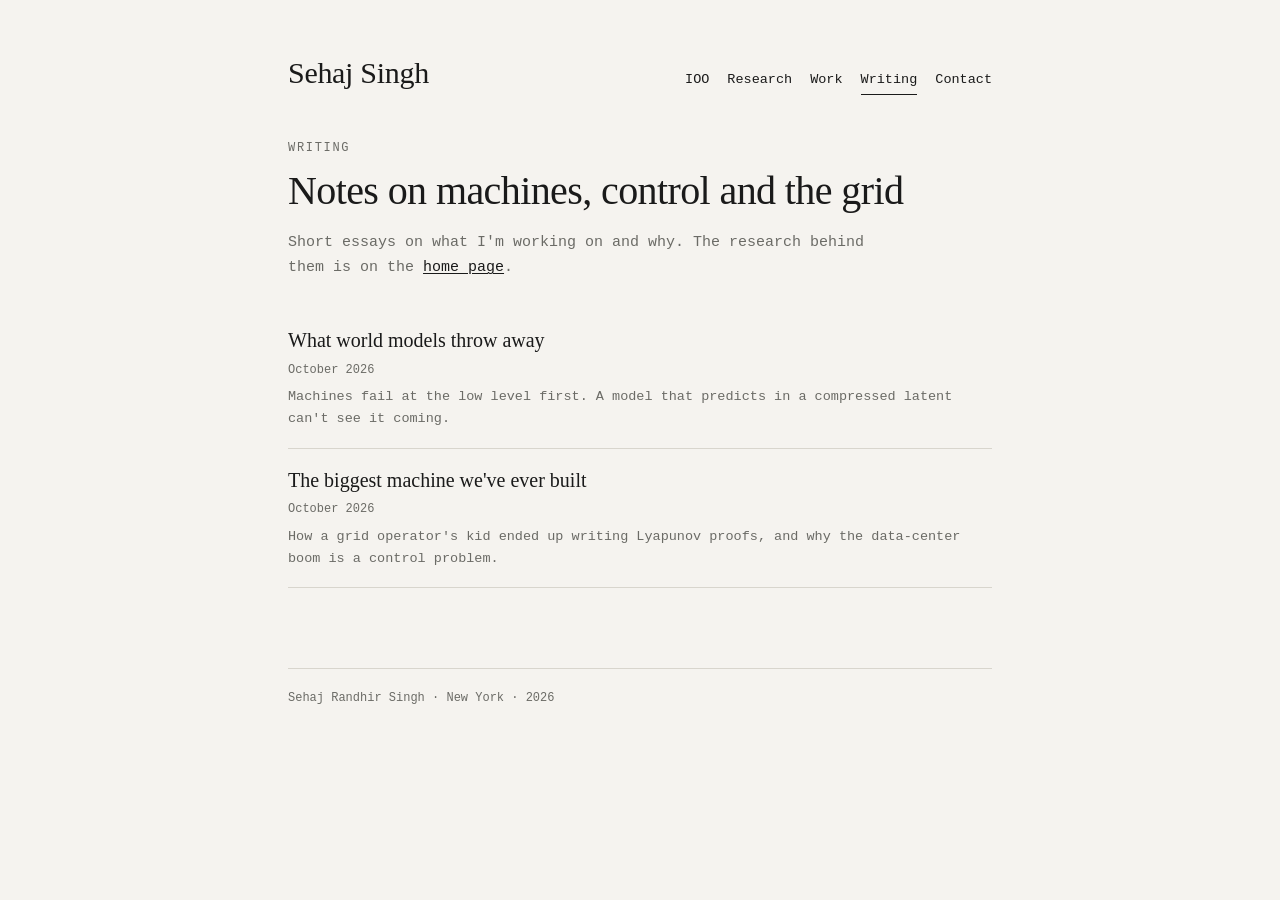
<file: blog/index.html>
<!DOCTYPE html>
<html lang="en">
<head>
<meta charset="UTF-8">
<meta name="viewport" content="width=device-width, initial-scale=1.0">
<title>Writing · Sehaj Singh</title>
<link rel="stylesheet" href="../style.css">
</head>
<body>
<div class="wrap">
<header>
  <a class="brand" href="../">Sehaj Singh</a>
  <nav><a href="../ioo/">IOO</a><a href="../#research">Research</a><a href="../#work">Work</a><a href="./" class="active">Writing</a><a href="../#contact">Contact</a></nav>
</header>

<div class="kicker">Writing</div>
<h1 class="title">Notes on machines, control and the grid</h1>
<p class="sub">Short essays on what I'm working on and why. The research behind them is on the <a href="../">home page</a>.</p>

<ul class="post-list" style="margin-top:28px">
  <li><a class="pt" href="what-world-models-throw-away.html">What world models throw away</a><div class="d">October 2026</div><p>Machines fail at the low level first. A model that predicts in a compressed latent can't see it coming.</p></li>
  <li><a class="pt" href="the-biggest-machine.html">The biggest machine we've ever built</a><div class="d">October 2026</div><p>How a grid operator's kid ended up writing Lyapunov proofs, and why the data-center boom is a control problem.</p></li>
</ul>

<footer>Sehaj Randhir Singh · New York · 2026</footer>
</div>
</body>
</html>
</file>
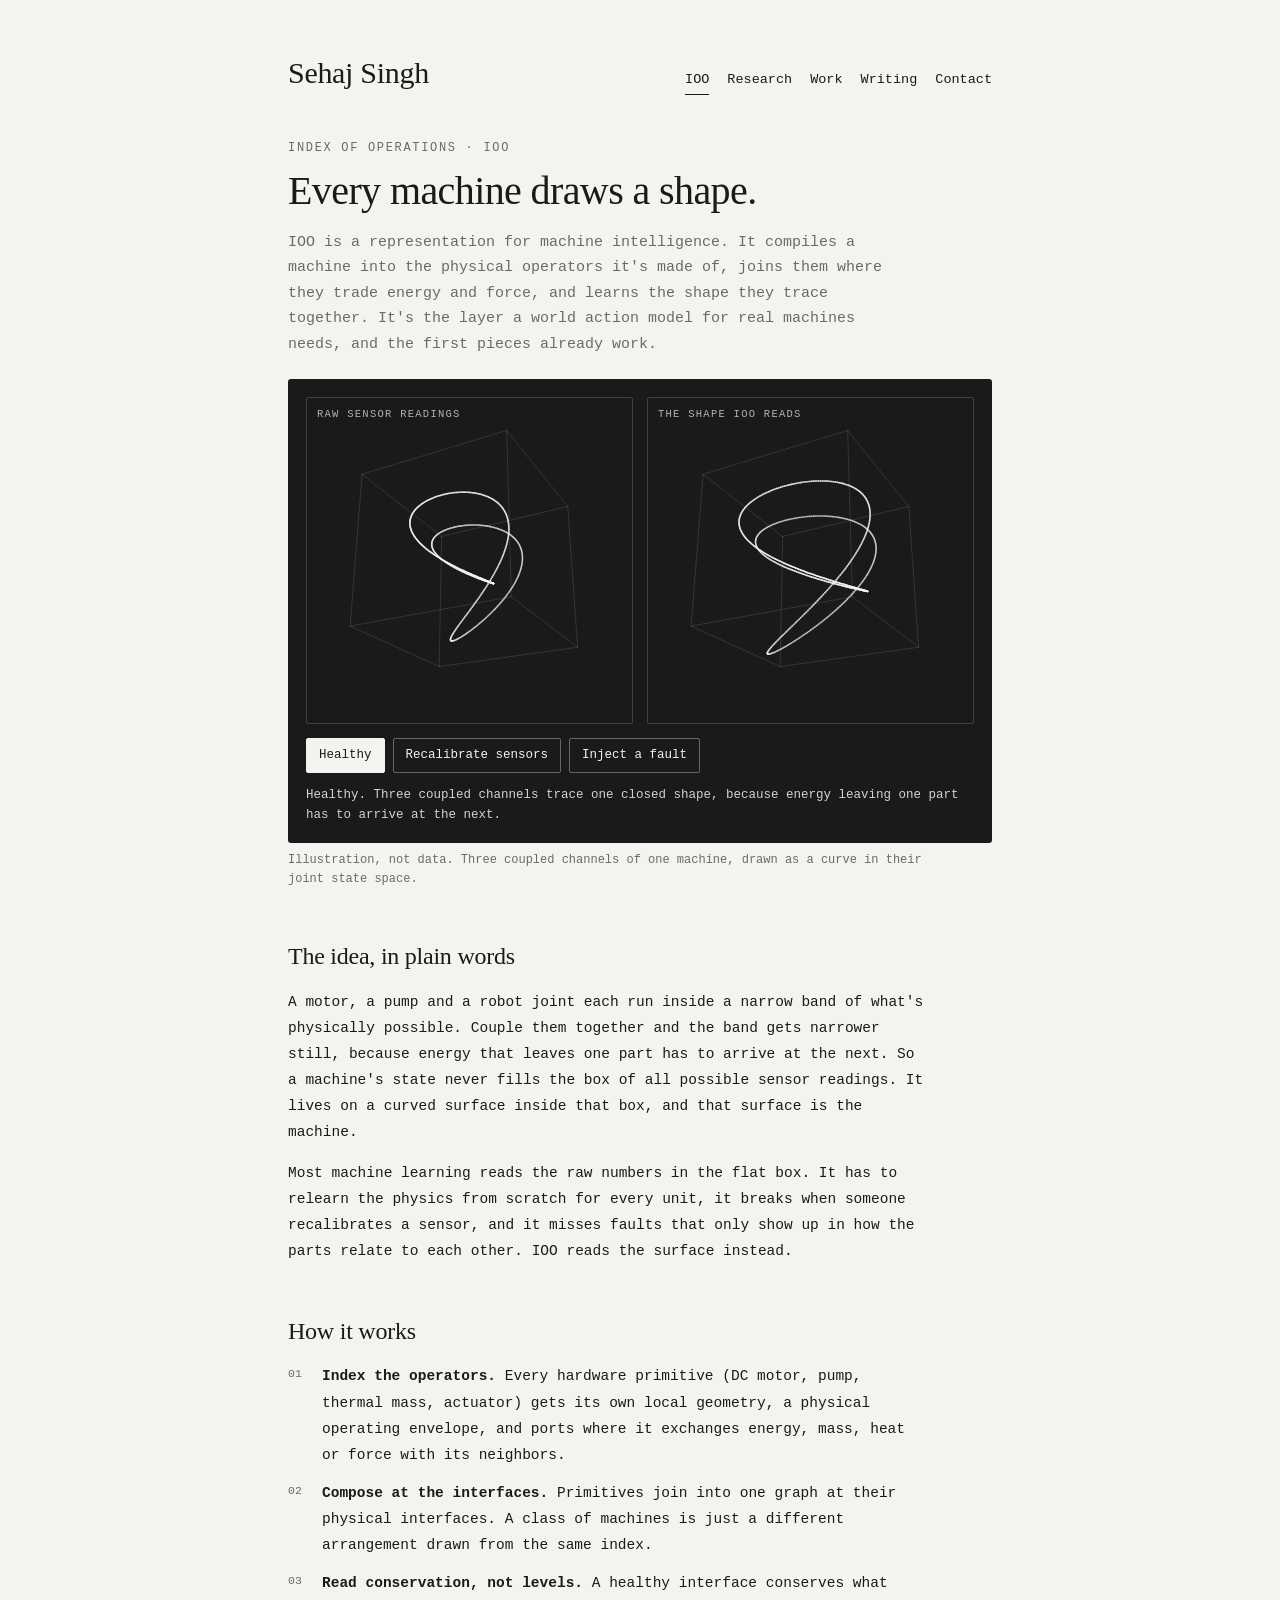
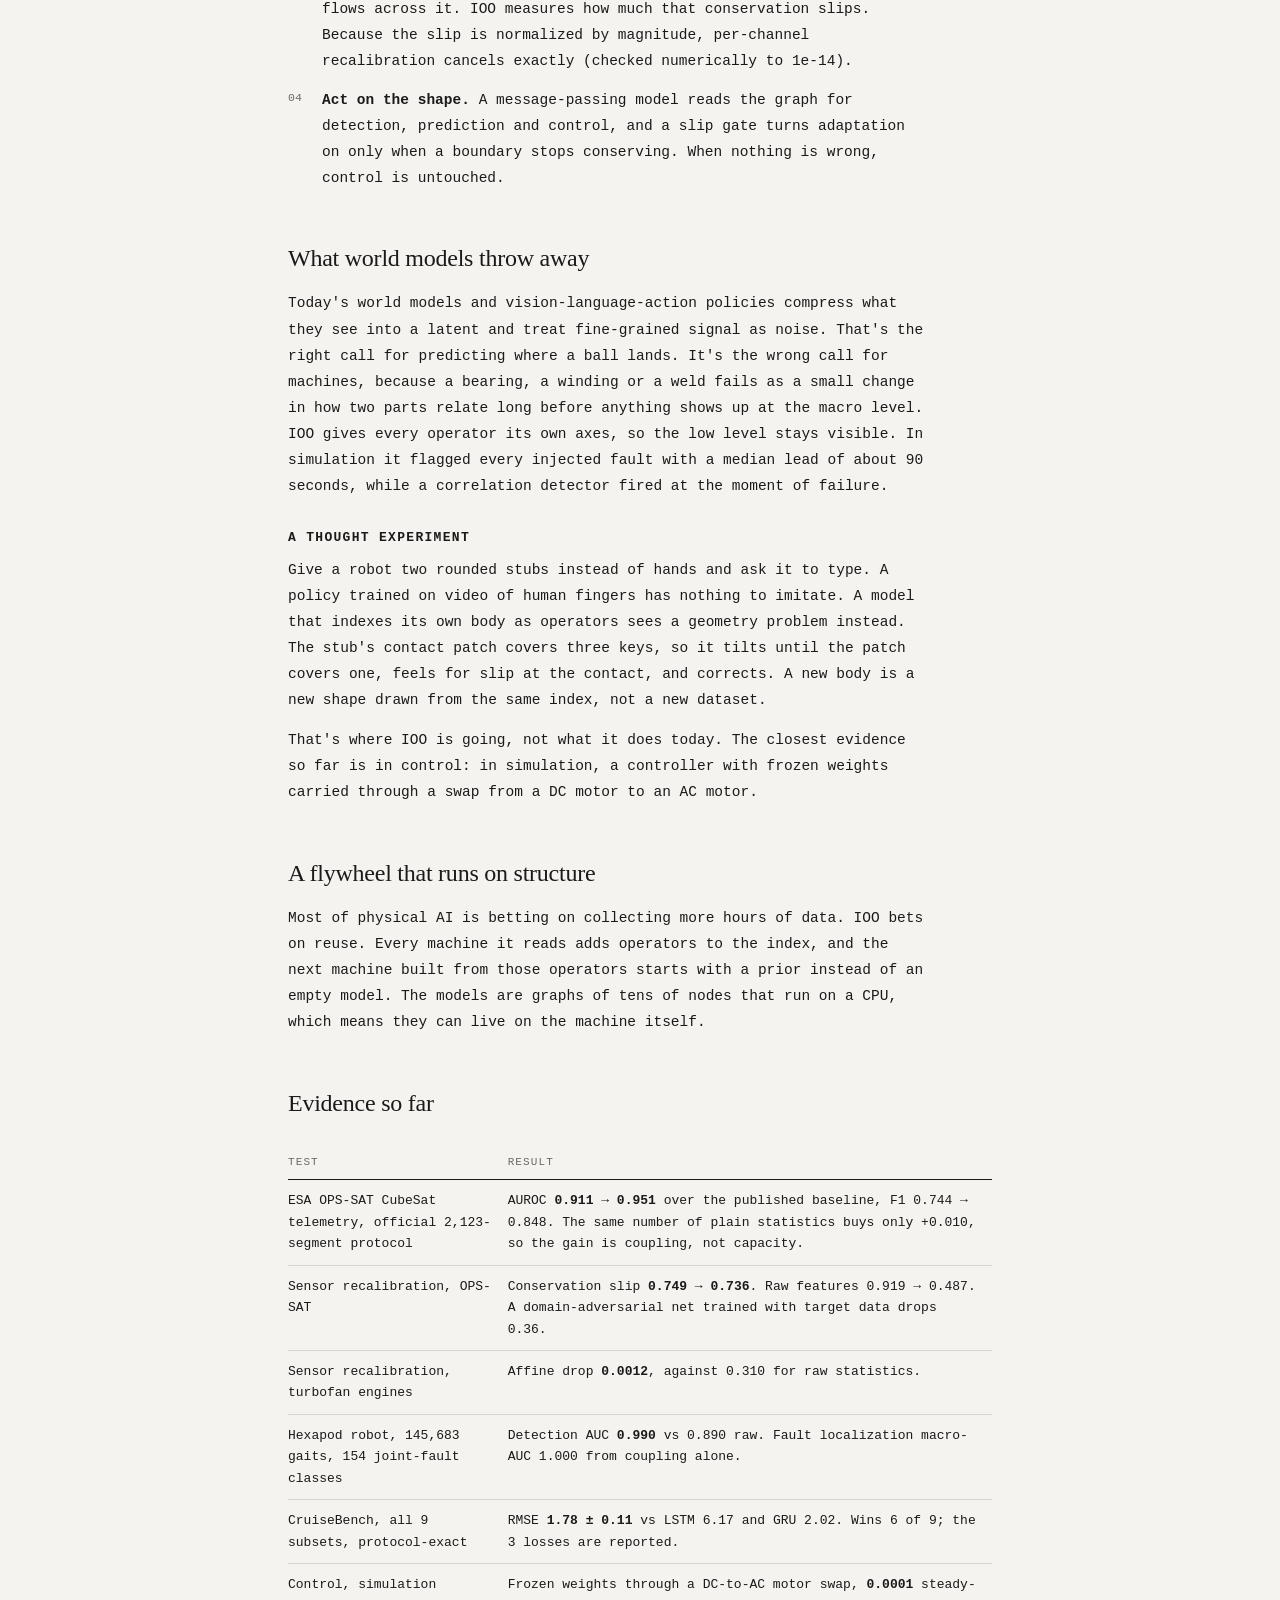
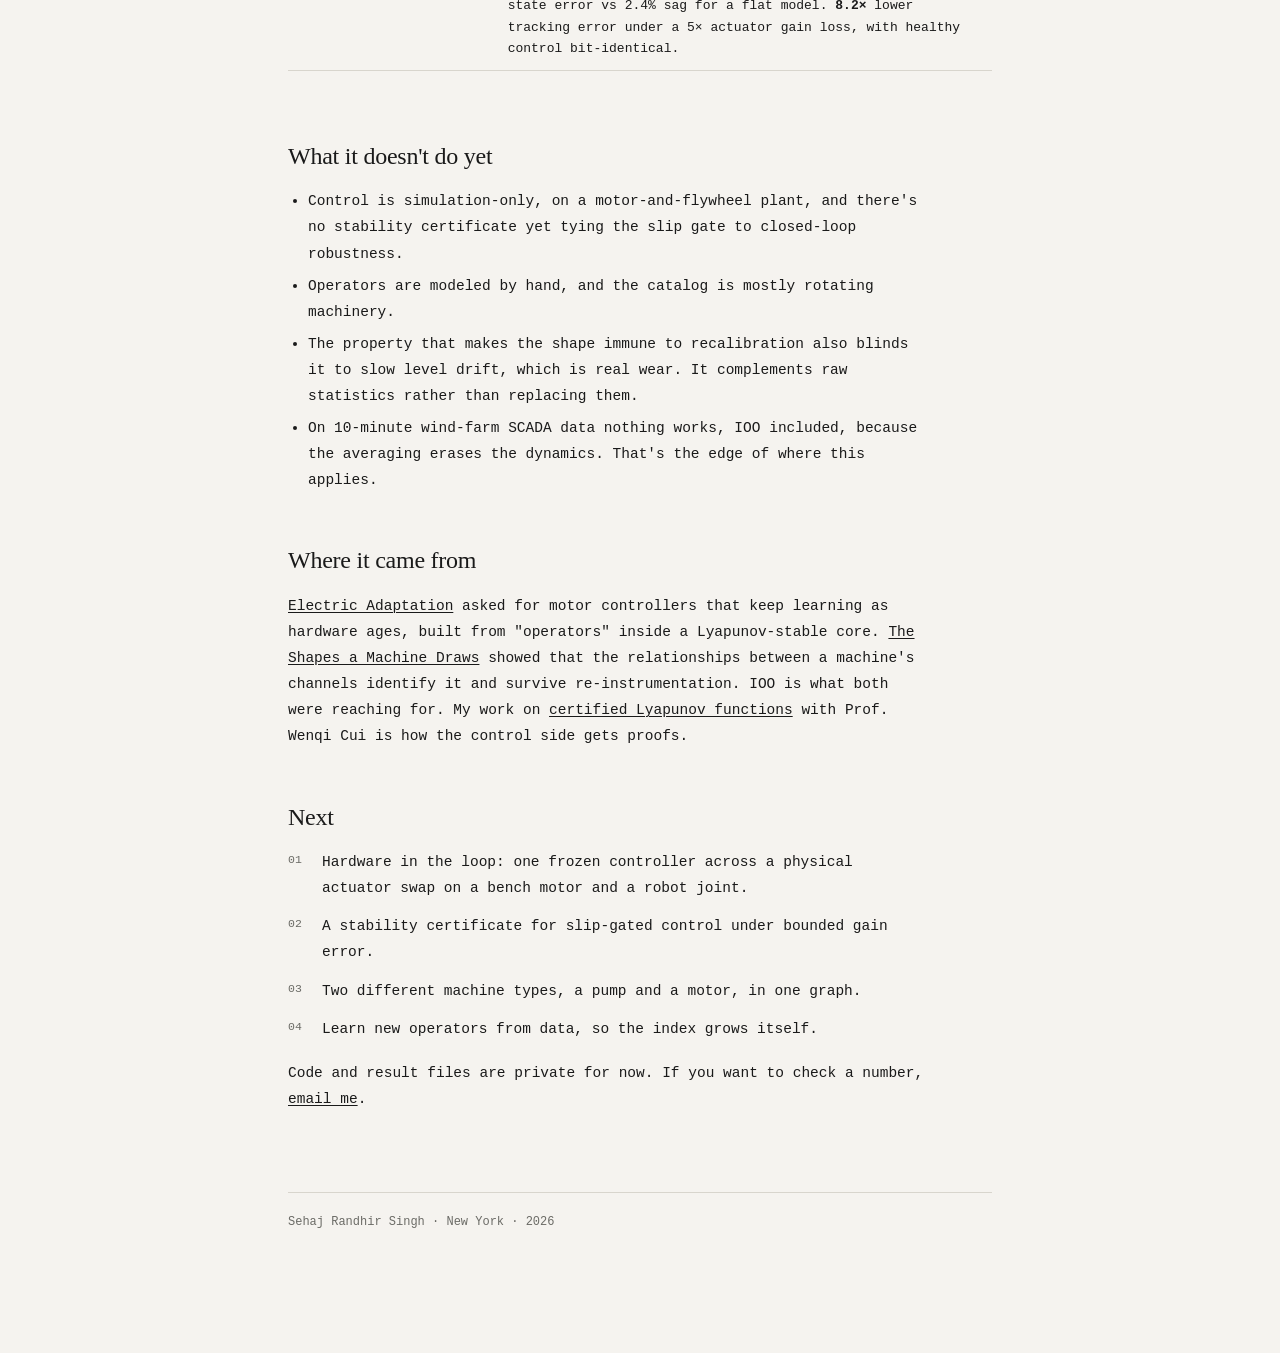
<file: ioo/index.html>
<!DOCTYPE html>
<html lang="en">
<head>
<meta charset="UTF-8">
<meta name="viewport" content="width=device-width, initial-scale=1.0">
<title>Index of Operations · Sehaj Singh</title>
<meta name="description" content="The Index of Operations (IOO): a representation for machine intelligence that compiles a machine into physical operators and learns the shape they draw together.">
<link rel="stylesheet" href="../style.css">
</head>
<body>
<div class="wrap">

<header>
  <a class="brand" href="../">Sehaj Singh</a>
  <nav>
    <a href="./" class="active">IOO</a>
    <a href="../#research">Research</a>
    <a href="../#work">Work</a>
    <a href="../blog/">Writing</a>
    <a href="../#contact">Contact</a>
  </nav>
</header>

<div class="kicker">Index of Operations · IOO</div>
<h1 class="title">Every machine draws a shape.</h1>
<p class="sub">IOO is a representation for machine intelligence. It compiles a machine into the physical operators it's made of, joins them where they trade energy and force, and learns the shape they trace together. It's the layer a world action model for real machines needs, and the first pieces already work.</p>

<figure class="fig" aria-label="Interactive illustration of a machine's shape under recalibration and fault">
  <div class="panels">
    <div class="panel"><span class="cap">Raw sensor readings</span><canvas id="raw"></canvas></div>
    <div class="panel"><span class="cap">The shape IOO reads</span><canvas id="shape"></canvas></div>
  </div>
  <div class="controls" role="group" aria-label="Machine state">
    <button data-s="healthy" aria-pressed="true">Healthy</button>
    <button data-s="recal" aria-pressed="false">Recalibrate sensors</button>
    <button data-s="fault" aria-pressed="false">Inject a fault</button>
  </div>
  <div class="readout" id="readout"></div>
</figure>
<p class="figcap">Illustration, not data. Three coupled channels of one machine, drawn as a curve in their joint state space.</p>

<div class="prose">

<h2>The idea, in plain words</h2>
<p>A motor, a pump and a robot joint each run inside a narrow band of what's physically possible. Couple them together and the band gets narrower still, because energy that leaves one part has to arrive at the next. So a machine's state never fills the box of all possible sensor readings. It lives on a curved surface inside that box, and that surface is the machine.</p>
<p>Most machine learning reads the raw numbers in the flat box. It has to relearn the physics from scratch for every unit, it breaks when someone recalibrates a sensor, and it misses faults that only show up in how the parts relate to each other. IOO reads the surface instead.</p>

<h2>How it works</h2>
<ol class="steps">
  <li><b>Index the operators.</b> Every hardware primitive (DC motor, pump, thermal mass, actuator) gets its own local geometry, a physical operating envelope, and ports where it exchanges energy, mass, heat or force with its neighbors.</li>
  <li><b>Compose at the interfaces.</b> Primitives join into one graph at their physical interfaces. A class of machines is just a different arrangement drawn from the same index.</li>
  <li><b>Read conservation, not levels.</b> A healthy interface conserves what flows across it. IOO measures how much that conservation slips. Because the slip is normalized by magnitude, per-channel recalibration cancels exactly (checked numerically to 1e-14).</li>
  <li><b>Act on the shape.</b> A message-passing model reads the graph for detection, prediction and control, and a slip gate turns adaptation on only when a boundary stops conserving. When nothing is wrong, control is untouched.</li>
</ol>

<h2>What world models throw away</h2>
<p>Today's world models and vision-language-action policies compress what they see into a latent and treat fine-grained signal as noise. That's the right call for predicting where a ball lands. It's the wrong call for machines, because a bearing, a winding or a weld fails as a small change in how two parts relate long before anything shows up at the macro level. IOO gives every operator its own axes, so the low level stays visible. In simulation it flagged every injected fault with a median lead of about 90 seconds, while a correlation detector fired at the moment of failure.</p>

<h3>A thought experiment</h3>
<p>Give a robot two rounded stubs instead of hands and ask it to type. A policy trained on video of human fingers has nothing to imitate. A model that indexes its own body as operators sees a geometry problem instead. The stub's contact patch covers three keys, so it tilts until the patch covers one, feels for slip at the contact, and corrects. A new body is a new shape drawn from the same index, not a new dataset.</p>
<p>That's where IOO is going, not what it does today. The closest evidence so far is in control: in simulation, a controller with frozen weights carried through a swap from a DC motor to an AC motor.</p>

<h2>A flywheel that runs on structure</h2>
<p>Most of physical AI is betting on collecting more hours of data. IOO bets on reuse. Every machine it reads adds operators to the index, and the next machine built from those operators starts with a prior instead of an empty model. The models are graphs of tens of nodes that run on a CPU, which means they can live on the machine itself.</p>

<h2>Evidence so far</h2>
<div class="tablewrap">
<table class="nums">
  <thead><tr><th>Test</th><th>Result</th></tr></thead>
  <tbody>
    <tr><td>ESA OPS-SAT CubeSat telemetry, official 2,123-segment protocol</td><td>AUROC <b>0.911 → 0.951</b> over the published baseline, F1 0.744 → 0.848. The same number of plain statistics buys only +0.010, so the gain is coupling, not capacity.</td></tr>
    <tr><td>Sensor recalibration, OPS-SAT</td><td>Conservation slip <b>0.749 → 0.736</b>. Raw features 0.919 → 0.487. A domain-adversarial net trained with target data drops 0.36.</td></tr>
    <tr><td>Sensor recalibration, turbofan engines</td><td>Affine drop <b>0.0012</b>, against 0.310 for raw statistics.</td></tr>
    <tr><td>Hexapod robot, 145,683 gaits, 154 joint-fault classes</td><td>Detection AUC <b>0.990</b> vs 0.890 raw. Fault localization macro-AUC 1.000 from coupling alone.</td></tr>
    <tr><td>CruiseBench, all 9 subsets, protocol-exact</td><td>RMSE <b>1.78 ± 0.11</b> vs LSTM 6.17 and GRU 2.02. Wins 6 of 9; the 3 losses are reported.</td></tr>
    <tr><td>Control, simulation</td><td>Frozen weights through a DC-to-AC motor swap, <b>0.0001</b> steady-state error vs 2.4% sag for a flat model. <b>8.2×</b> lower tracking error under a 5× actuator gain loss, with healthy control bit-identical.</td></tr>
  </tbody>
</table>
</div>

<h2>What it doesn't do yet</h2>
<ul>
  <li>Control is simulation-only, on a motor-and-flywheel plant, and there's no stability certificate yet tying the slip gate to closed-loop robustness.</li>
  <li>Operators are modeled by hand, and the catalog is mostly rotating machinery.</li>
  <li>The property that makes the shape immune to recalibration also blinds it to slow level drift, which is real wear. It complements raw statistics rather than replacing them.</li>
  <li>On 10-minute wind-farm SCADA data nothing works, IOO included, because the averaging erases the dynamics. That's the edge of where this applies.</li>
</ul>

<h2>Where it came from</h2>
<p><a href="https://github.com/sehajr-singhs/operator">Electric Adaptation</a> asked for motor controllers that keep learning as hardware ages, built from "operators" inside a Lyapunov-stable core. <a href="https://sehajr-singhs.github.io/operating-atlas/">The Shapes a Machine Draws</a> showed that the relationships between a machine's channels identify it and survive re-instrumentation. IOO is what both were reaching for. My work on <a href="../#research">certified Lyapunov functions</a> with Prof. Wenqi Cui is how the control side gets proofs.</p>

<h2>Next</h2>
<ol class="steps">
  <li>Hardware in the loop: one frozen controller across a physical actuator swap on a bench motor and a robot joint.</li>
  <li>A stability certificate for slip-gated control under bounded gain error.</li>
  <li>Two different machine types, a pump and a motor, in one graph.</li>
  <li>Learn new operators from data, so the index grows itself.</li>
</ol>
<p>Code and result files are private for now. If you want to check a number, <a href="mailto:sehajrsinghs@gmail.com">email me</a>.</p>
</div>

<footer>Sehaj Randhir Singh · New York · 2026</footer>
</div>

<script>
(() => {
  const N = 520, TAU = Math.PI * 2;
  const reduce = window.matchMedia('(prefers-reduced-motion: reduce)').matches;
  const text = {
    healthy: 'Healthy. Three coupled channels trace one closed shape, because energy leaving one part has to arrive at the next.',
    recal: 'Sensors recalibrated: each channel rescaled and shifted. The raw readings move, so a model trained on them sees an anomaly that isn’t there. The shape is unchanged, so IOO stays quiet.',
    fault: 'A boundary stops conserving. The relationship between the channels changes, so the shape itself deforms. That deformation is what IOO flags.'
  };
  function base(t, fault) {
    const ph = fault ? 0.6 + 1.1 * Math.sin(t) : 0.6;
    const amp = fault ? 0.8 + 0.28 * Math.cos(5 * t) : 0.8;
    return [Math.sin(t), amp * Math.sin(2 * t + ph), 0.6 * Math.cos(3 * t) + 0.2 * Math.sin(t)];
  }
  function curves(state) {
    const raw = [];
    for (let i = 0; i <= N; i++) {
      const t = (i / N) * TAU;
      let p = base(t, state === 'fault');
      if (state === 'recal') p = [1.7 * p[0] + 0.55, 0.5 * p[1] - 0.35, 1.45 * p[2] + 0.3];
      raw.push(p);
    }
    const mean = [0, 1, 2].map(k => raw.reduce((s, p) => s + p[k], 0) / raw.length);
    const sd = [0, 1, 2].map(k => Math.sqrt(raw.reduce((s, p) => s + (p[k] - mean[k]) ** 2, 0) / raw.length));
    const norm = raw.map(p => p.map((v, k) => 0.42 * (v - mean[k]) / sd[k]));
    return { raw: raw.map(p => p.map(v => v * 0.62)), norm };
  }
  const cvs = [document.getElementById('raw'), document.getElementById('shape')];
  let state = 'healthy', cur = curves(state), target = cur, mix = 1, ang = 0.6;
  function size() {
    const dpr = Math.min(window.devicePixelRatio || 1, 2);
    cvs.forEach(c => { const w = c.clientWidth; c.width = w * dpr; c.height = w * dpr; c.getContext('2d').setTransform(dpr, 0, 0, dpr, 0, 0); });
  }
  function proj(p, w, a) {
    const ca = Math.cos(a), sa = Math.sin(a), tilt = 0.42, ct = Math.cos(tilt), st = Math.sin(tilt);
    const x = p[0] * ca - p[2] * sa, z = p[0] * sa + p[2] * ca;
    const y = p[1] * ct - z * st, d = p[1] * st + z * ct;
    const s = w * 0.36 / (1 + d * 0.18);
    return [w / 2 + x * s, w / 2 - y * s, d];
  }
  function draw(c, pts, a) {
    const ctx = c.getContext('2d'), w = c.clientWidth;
    ctx.clearRect(0, 0, w, w);
    ctx.strokeStyle = 'rgba(245,243,239,0.12)'; ctx.lineWidth = 1;
    const B = 1.1, cube = [[-B,-B,-B],[B,-B,-B],[B,B,-B],[-B,B,-B],[-B,-B,B],[B,-B,B],[B,B,B],[-B,B,B]];
    [[0,1],[1,2],[2,3],[3,0],[4,5],[5,6],[6,7],[7,4],[0,4],[1,5],[2,6],[3,7]].forEach(([i, j]) => {
      const p = proj(cube[i].map(v => v * 0.62), w, a), q = proj(cube[j].map(v => v * 0.62), w, a);
      ctx.beginPath(); ctx.moveTo(p[0], p[1]); ctx.lineTo(q[0], q[1]); ctx.stroke();
    });
    ctx.lineWidth = 1.6; ctx.lineCap = 'round';
    for (let i = 1; i < pts.length; i++) {
      const p = proj(pts[i - 1], w, a), q = proj(pts[i], w, a);
      const alpha = Math.max(0.25, Math.min(1, 0.7 - q[2] * 0.35));
      ctx.strokeStyle = 'rgba(245,243,239,' + alpha.toFixed(3) + ')';
      ctx.beginPath(); ctx.moveTo(p[0], p[1]); ctx.lineTo(q[0], q[1]); ctx.stroke();
    }
  }
  const lerp = (A, B, m) => A.map((p, i) => p.map((v, k) => v + (B[i][k] - v) * m));
  function frame() {
    if (mix < 1) { mix = Math.min(1, mix + 0.045); }
    const e = 1 - Math.pow(1 - mix, 3);
    const r = lerp(cur.raw, target.raw, e), n = lerp(cur.norm, target.norm, e);
    if (mix >= 1) cur = target;
    if (!reduce) ang += 0.0045;
    draw(cvs[0], r, ang); draw(cvs[1], n, ang);
    if (!reduce || mix < 1) requestAnimationFrame(frame);
  }
  const ro = document.getElementById('readout');
  document.querySelectorAll('.fig button').forEach(b => b.addEventListener('click', () => {
    document.querySelectorAll('.fig button').forEach(x => x.setAttribute('aria-pressed', String(x === b)));
    const sNew = b.dataset.s; if (sNew === state) return;
    const now = mix >= 1 ? cur : { raw: lerp(cur.raw, target.raw, 1 - Math.pow(1 - mix, 3)), norm: lerp(cur.norm, target.norm, 1 - Math.pow(1 - mix, 3)) };
    cur = now; state = sNew; target = curves(state); mix = 0; ro.textContent = text[state];
    if (reduce) requestAnimationFrame(frame);
  }));
  ro.textContent = text.healthy;
  size(); window.addEventListener('resize', () => { size(); if (reduce) requestAnimationFrame(frame); });
  requestAnimationFrame(frame);
})();
</script>
</body>
</html>
</file>
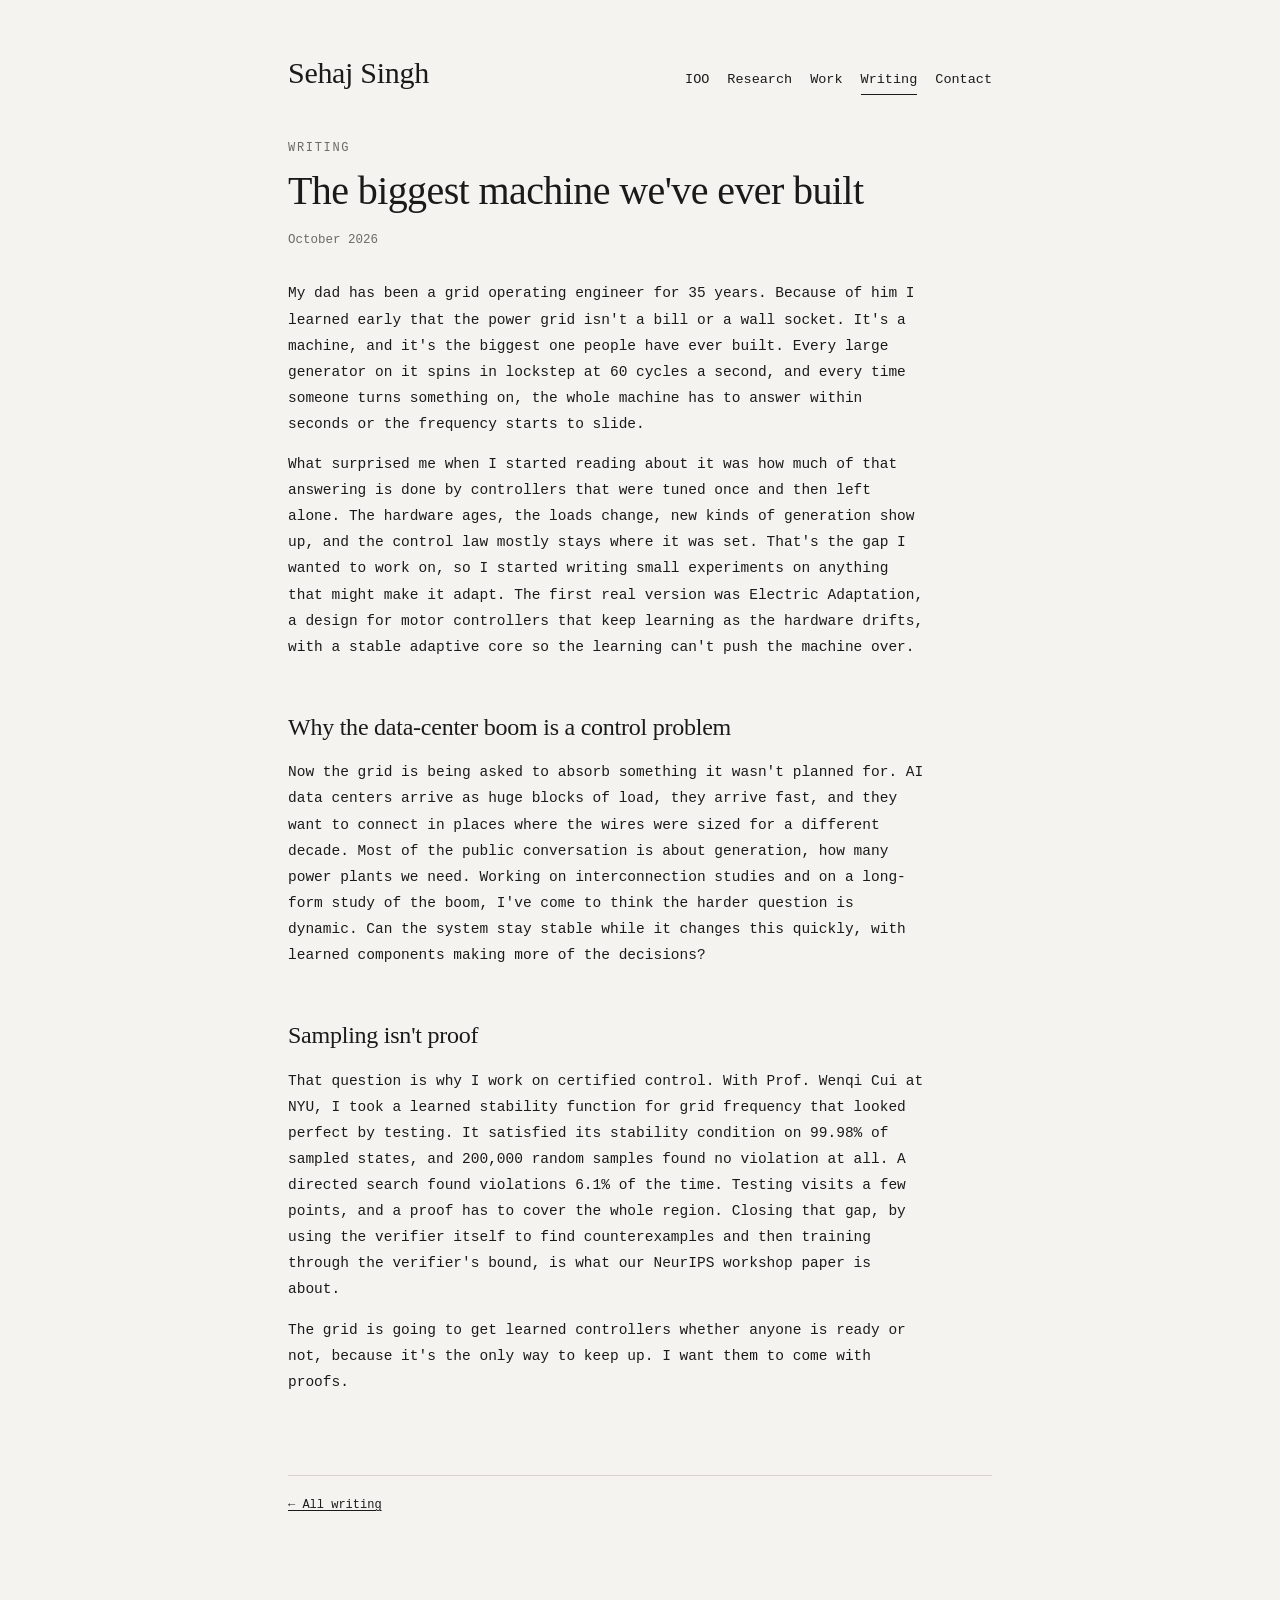
<file: blog/the-biggest-machine.html>
<!DOCTYPE html>
<html lang="en">
<head>
<meta charset="UTF-8">
<meta name="viewport" content="width=device-width, initial-scale=1.0">
<title>The biggest machine we've ever built · Sehaj Singh</title>
<meta name="description" content="How a grid operator's kid ended up writing Lyapunov proofs, and why the data-center boom is a control problem.">
<link rel="stylesheet" href="../style.css">
</head>
<body>
<div class="wrap">
<header>
  <a class="brand" href="../">Sehaj Singh</a>
  <nav><a href="../ioo/">IOO</a><a href="../#research">Research</a><a href="../#work">Work</a><a href="./" class="active">Writing</a><a href="../#contact">Contact</a></nav>
</header>

<div class="kicker">Writing</div>
<h1 class="title">The biggest machine we've ever built</h1>
<div class="meta">October 2026</div>

<div class="prose">
<p>My dad has been a grid operating engineer for 35 years. Because of him I learned early that the power grid isn't a bill or a wall socket. It's a machine, and it's the biggest one people have ever built. Every large generator on it spins in lockstep at 60 cycles a second, and every time someone turns something on, the whole machine has to answer within seconds or the frequency starts to slide.</p>

<p>What surprised me when I started reading about it was how much of that answering is done by controllers that were tuned once and then left alone. The hardware ages, the loads change, new kinds of generation show up, and the control law mostly stays where it was set. That's the gap I wanted to work on, so I started writing small experiments on anything that might make it adapt. The first real version was Electric Adaptation, a design for motor controllers that keep learning as the hardware drifts, with a stable adaptive core so the learning can't push the machine over.</p>

<h2>Why the data-center boom is a control problem</h2>
<p>Now the grid is being asked to absorb something it wasn't planned for. AI data centers arrive as huge blocks of load, they arrive fast, and they want to connect in places where the wires were sized for a different decade. Most of the public conversation is about generation, how many power plants we need. Working on interconnection studies and on a long-form study of the boom, I've come to think the harder question is dynamic. Can the system stay stable while it changes this quickly, with learned components making more of the decisions?</p>

<h2>Sampling isn't proof</h2>
<p>That question is why I work on certified control. With Prof. Wenqi Cui at NYU, I took a learned stability function for grid frequency that looked perfect by testing. It satisfied its stability condition on 99.98% of sampled states, and 200,000 random samples found no violation at all. A directed search found violations 6.1% of the time. Testing visits a few points, and a proof has to cover the whole region. Closing that gap, by using the verifier itself to find counterexamples and then training through the verifier's bound, is what our NeurIPS workshop paper is about.</p>

<p>The grid is going to get learned controllers whether anyone is ready or not, because it's the only way to keep up. I want them to come with proofs.</p>
</div>

<footer><a href="./">← All writing</a></footer>
</div>
</body>
</html>
</file>
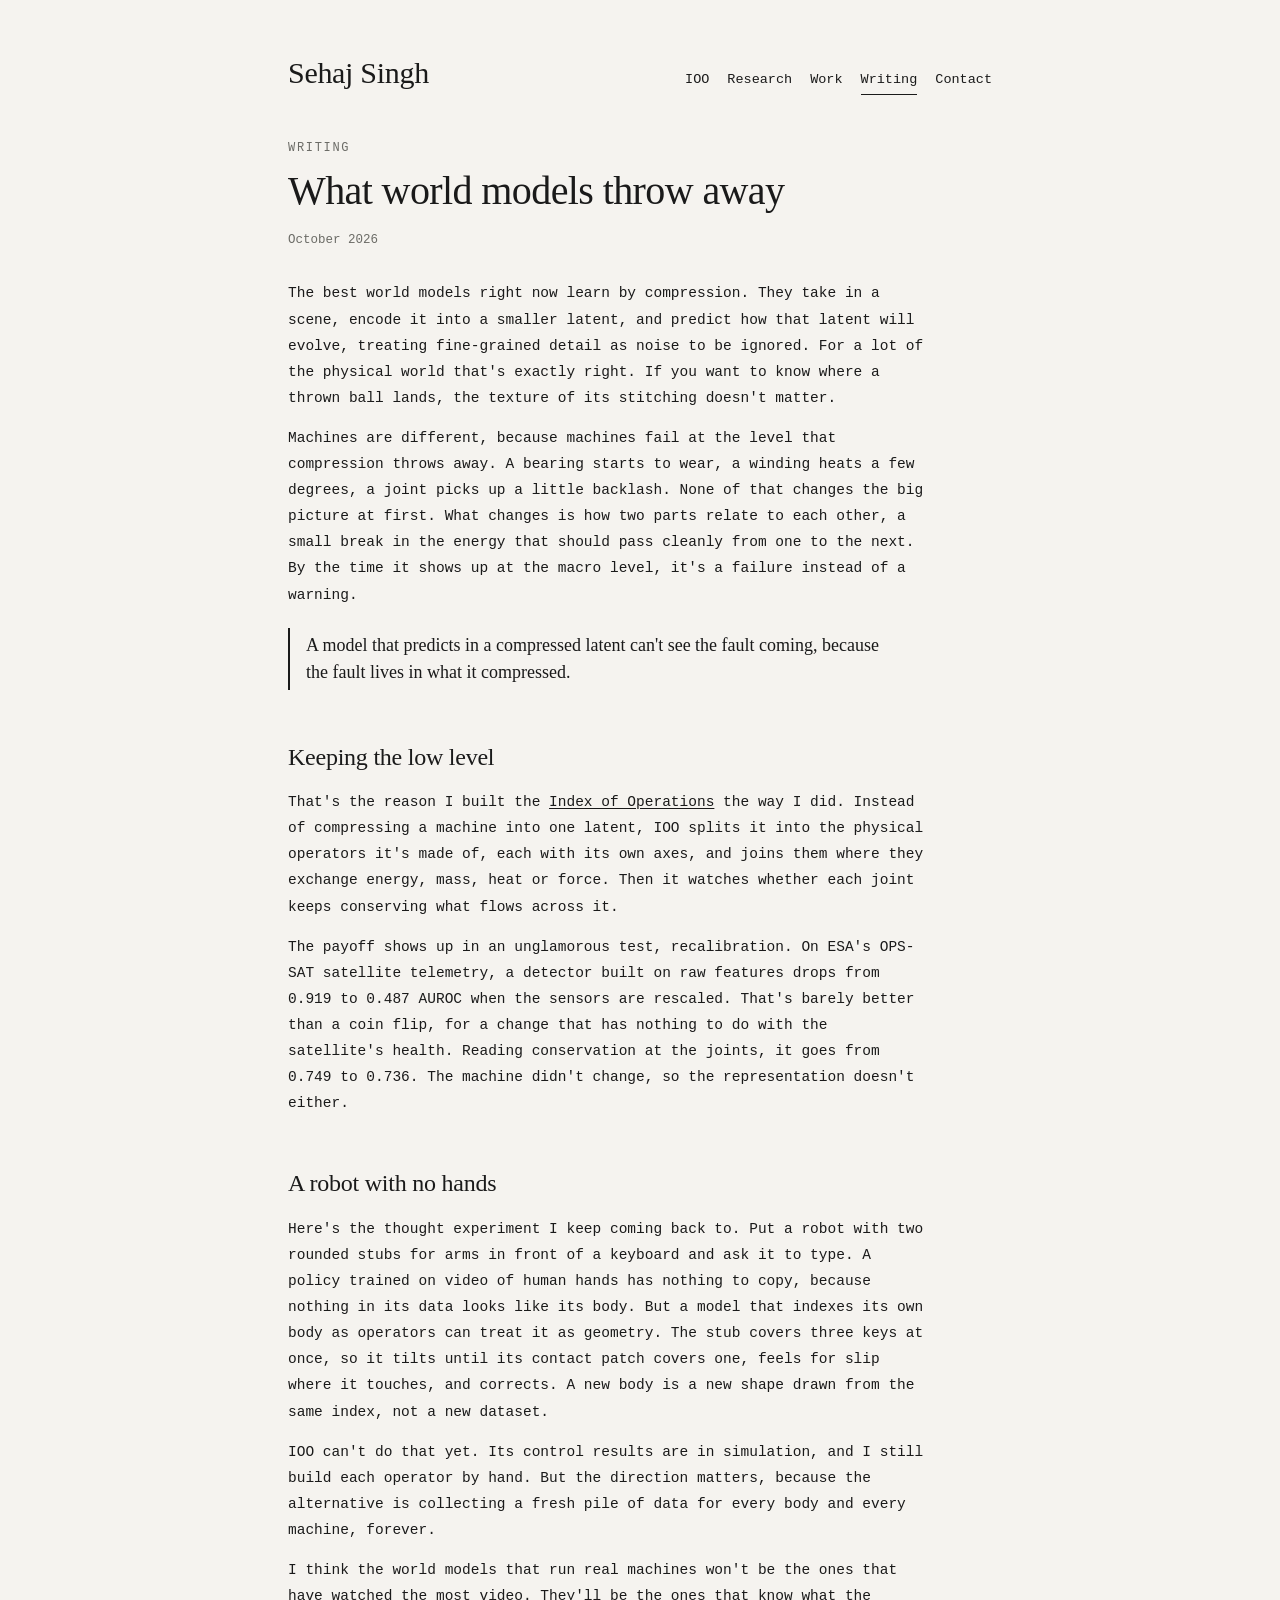
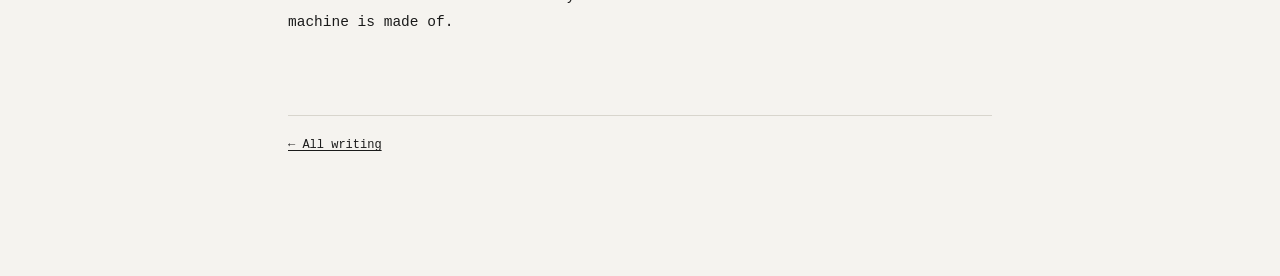
<file: blog/what-world-models-throw-away.html>
<!DOCTYPE html>
<html lang="en">
<head>
<meta charset="UTF-8">
<meta name="viewport" content="width=device-width, initial-scale=1.0">
<title>What world models throw away · Sehaj Singh</title>
<meta name="description" content="Machines fail at the low level first. A model that predicts in a compressed latent can't see it coming.">
<link rel="stylesheet" href="../style.css">
</head>
<body>
<div class="wrap">
<header>
  <a class="brand" href="../">Sehaj Singh</a>
  <nav><a href="../ioo/">IOO</a><a href="../#research">Research</a><a href="../#work">Work</a><a href="./" class="active">Writing</a><a href="../#contact">Contact</a></nav>
</header>

<div class="kicker">Writing</div>
<h1 class="title">What world models throw away</h1>
<div class="meta">October 2026</div>

<div class="prose">
<p>The best world models right now learn by compression. They take in a scene, encode it into a smaller latent, and predict how that latent will evolve, treating fine-grained detail as noise to be ignored. For a lot of the physical world that's exactly right. If you want to know where a thrown ball lands, the texture of its stitching doesn't matter.</p>

<p>Machines are different, because machines fail at the level that compression throws away. A bearing starts to wear, a winding heats a few degrees, a joint picks up a little backlash. None of that changes the big picture at first. What changes is how two parts relate to each other, a small break in the energy that should pass cleanly from one to the next. By the time it shows up at the macro level, it's a failure instead of a warning.</p>

<blockquote>A model that predicts in a compressed latent can't see the fault coming, because the fault lives in what it compressed.</blockquote>

<h2>Keeping the low level</h2>
<p>That's the reason I built the <a href="../ioo/">Index of Operations</a> the way I did. Instead of compressing a machine into one latent, IOO splits it into the physical operators it's made of, each with its own axes, and joins them where they exchange energy, mass, heat or force. Then it watches whether each joint keeps conserving what flows across it.</p>

<p>The payoff shows up in an unglamorous test, recalibration. On ESA's OPS-SAT satellite telemetry, a detector built on raw features drops from 0.919 to 0.487 AUROC when the sensors are rescaled. That's barely better than a coin flip, for a change that has nothing to do with the satellite's health. Reading conservation at the joints, it goes from 0.749 to 0.736. The machine didn't change, so the representation doesn't either.</p>

<h2>A robot with no hands</h2>
<p>Here's the thought experiment I keep coming back to. Put a robot with two rounded stubs for arms in front of a keyboard and ask it to type. A policy trained on video of human hands has nothing to copy, because nothing in its data looks like its body. But a model that indexes its own body as operators can treat it as geometry. The stub covers three keys at once, so it tilts until its contact patch covers one, feels for slip where it touches, and corrects. A new body is a new shape drawn from the same index, not a new dataset.</p>

<p>IOO can't do that yet. Its control results are in simulation, and I still build each operator by hand. But the direction matters, because the alternative is collecting a fresh pile of data for every body and every machine, forever.</p>

<p>I think the world models that run real machines won't be the ones that have watched the most video. They'll be the ones that know what the machine is made of.</p>
</div>

<footer><a href="./">← All writing</a></footer>
</div>
</body>
</html>
</file>
<file: style.css>
:root {
  --bg: #f5f3ef;
  --ink: #1a1a1a;
  --muted: #6b6b66;
  --line: #d8d5cd;
  --box: #ffffff;
  --serif: "Iowan Old Style", "Palatino Linotype", "Book Antiqua", Palatino, Georgia, serif;
  --mono: "SF Mono", "JetBrains Mono", Menlo, Consolas, "Liberation Mono", monospace;
}
* { box-sizing: border-box; margin: 0; padding: 0; }
html { -webkit-text-size-adjust: 100%; scroll-behavior: smooth; }
body {
  background: var(--bg); color: var(--ink);
  font-family: var(--mono); font-size: 15px; line-height: 1.65;
  -webkit-font-smoothing: antialiased; text-rendering: optimizeLegibility;
}
a { color: var(--ink); text-decoration: underline; text-underline-offset: 2px; text-decoration-thickness: 1px; }
.wrap { max-width: 760px; margin: 0 auto; padding: 56px 28px 120px; }

header { display: flex; justify-content: space-between; align-items: baseline; gap: 20px; flex-wrap: wrap; margin-bottom: 44px; }
.brand { font-family: var(--serif); font-size: 30px; font-weight: 500; letter-spacing: -0.01em; line-height: 1.1; text-decoration: none; }
nav { display: flex; gap: 18px; font-size: 13.5px; flex-wrap: wrap; }
nav a { text-decoration: none; padding-bottom: 3px; border-bottom: 1.5px solid transparent; transition: border-color .18s ease; }
nav a:hover, nav a.active { border-color: var(--ink); }

/* hero */
.hero { display: grid; grid-template-columns: 1fr 168px; gap: 32px; align-items: start; }
.hero.no-photo { grid-template-columns: 1fr; }
.photo { width: 168px; aspect-ratio: 4 / 5; border: 1px solid var(--ink); border-radius: 3px; overflow: hidden; background: var(--box); }
.photo img { width: 100%; height: 100%; object-fit: cover; display: block; filter: grayscale(100%) contrast(1.05); }
.intro .lede { font-family: var(--serif); font-size: 22px; line-height: 1.4; letter-spacing: -0.01em; margin-bottom: 16px; }
.intro p { font-size: 14.5px; line-height: 1.75; margin-bottom: 12px; max-width: 600px; }
.affil { color: var(--muted); font-size: 13px; line-height: 1.7; margin-top: 14px; }
.affil a { color: var(--muted); }

.sec-label {
  font-size: 12px; letter-spacing: 0.14em; text-transform: uppercase; color: var(--muted);
  margin: 60px 0 8px; padding-bottom: 10px; border-bottom: 1px solid var(--line);
}
.sec-note { color: var(--muted); font-size: 12.5px; line-height: 1.6; margin: 0 0 12px; max-width: 620px; }

/* feature card */
.feature { display: block; text-decoration: none; background: var(--ink); color: var(--bg); border-radius: 3px; padding: 26px 26px 22px; margin-top: 18px; position: relative; overflow: hidden; }
.feature .k { font-size: 11px; letter-spacing: 0.16em; text-transform: uppercase; opacity: .65; }
.feature .t { font-family: var(--serif); font-size: 25px; line-height: 1.25; margin: 8px 0 10px; max-width: 520px; }
.feature .d { font-size: 13.5px; line-height: 1.65; opacity: .85; max-width: 560px; }
.feature .go { display: inline-block; margin-top: 14px; font-size: 13px; border-bottom: 1px solid var(--bg); padding-bottom: 1px; }
.feature:hover .go { opacity: .8; }

/* entries */
.entry { display: grid; grid-template-columns: 14px 1fr; gap: 16px; padding: 16px 0; border-bottom: 1px solid var(--line); align-items: start; }
.entry:last-child { border-bottom: none; }
.dot { width: 6px; height: 6px; background: var(--ink); border-radius: 50%; margin-top: 9px; }
.e-head { display: flex; justify-content: space-between; align-items: baseline; gap: 14px; flex-wrap: wrap; }
.e-title { font-weight: 600; font-size: 14.5px; letter-spacing: -0.005em; }
.e-title a { text-decoration: none; border-bottom: 1.5px solid transparent; transition: border-color .18s; }
.e-title a:hover { border-color: var(--ink); }
.e-meta { color: var(--muted); font-size: 12.5px; white-space: nowrap; }
.e-body { color: var(--muted); font-size: 13.5px; line-height: 1.62; margin-top: 5px; }
.e-body b { color: var(--ink); font-weight: 600; }
.e-links { margin-top: 8px; display: flex; gap: 16px; flex-wrap: wrap; }
.e-links a { font-size: 12.5px; text-decoration: none; border-bottom: 1px solid var(--line); padding-bottom: 1px; }
.e-links a:hover { border-color: var(--ink); }
.tag { display: inline-block; font-size: 10.5px; letter-spacing: 0.08em; text-transform: uppercase; color: var(--muted); border: 1px solid var(--line); border-radius: 2px; padding: 0 6px; margin-left: 6px; vertical-align: 2px; font-weight: 400; }
.tag.on { color: var(--ink); border-color: var(--ink); }

/* compact list */
.list { list-style: none; }
.list li { display: flex; justify-content: space-between; gap: 16px; padding: 9px 0; border-bottom: 1px solid var(--line); font-size: 13.5px; }
.list li:last-child { border-bottom: none; }
.list li span:last-child { color: var(--muted); white-space: nowrap; font-size: 12.5px; }

.chips { display: flex; flex-wrap: wrap; gap: 8px; margin-top: 6px; }
.chips span { font-size: 12.5px; border: 1px solid var(--line); border-radius: 2px; padding: 3px 9px; background: var(--box); }

.contact { margin-top: 14px; font-size: 14px; line-height: 1.95; }
.contact .row { color: var(--muted); }
.contact .row b { color: var(--ink); font-weight: 600; display: inline-block; min-width: 92px; }

footer { margin-top: 80px; padding-top: 20px; border-top: 1px solid var(--line); color: var(--muted); font-size: 12px; }

/* long-form pages (ioo, blog) */
.kicker { font-size: 12px; letter-spacing: 0.14em; text-transform: uppercase; color: var(--muted); }
h1.title { font-family: var(--serif); font-weight: 500; font-size: 40px; line-height: 1.12; letter-spacing: -0.015em; margin: 10px 0 16px; }
.sub { font-size: 15px; line-height: 1.7; color: var(--muted); max-width: 620px; }
.prose { margin-top: 8px; }
.prose h2 { font-family: var(--serif); font-weight: 500; font-size: 24px; letter-spacing: -0.01em; margin: 48px 0 12px; }
.prose h3 { font-size: 13px; letter-spacing: 0.1em; text-transform: uppercase; margin: 28px 0 8px; }
.prose p { font-size: 14.5px; line-height: 1.8; margin-bottom: 14px; max-width: 640px; }
.prose ul, .prose ol { margin: 0 0 16px 20px; font-size: 14.5px; line-height: 1.8; max-width: 620px; }
.prose li { margin-bottom: 6px; }
.prose blockquote { border-left: 2px solid var(--ink); padding: 4px 0 4px 16px; margin: 20px 0; font-family: var(--serif); font-size: 18px; line-height: 1.5; max-width: 600px; }
.meta { color: var(--muted); font-size: 12.5px; margin-bottom: 30px; }

table.nums { width: 100%; border-collapse: collapse; font-size: 13px; margin: 10px 0 18px; }
table.nums th { text-align: left; font-weight: 400; color: var(--muted); font-size: 11px; letter-spacing: .1em; text-transform: uppercase; padding: 8px 10px 8px 0; border-bottom: 1px solid var(--ink); }
table.nums td { padding: 10px 10px 10px 0; border-bottom: 1px solid var(--line); vertical-align: top; }
table.nums td b { font-weight: 600; }
.tablewrap { overflow-x: auto; }

/* the shape figure */
.fig { background: var(--ink); color: var(--bg); border-radius: 3px; padding: 18px; margin: 22px 0 8px; }
.fig .panels { display: grid; grid-template-columns: 1fr 1fr; gap: 14px; }
.fig .panel { border: 1px solid rgba(245,243,239,.18); border-radius: 2px; position: relative; }
.fig canvas { width: 100%; aspect-ratio: 1 / 1; display: block; }
.fig .cap { position: absolute; left: 10px; top: 8px; font-size: 10.5px; letter-spacing: .12em; text-transform: uppercase; opacity: .7; }
.fig .controls { display: flex; gap: 8px; margin-top: 14px; flex-wrap: wrap; }
.fig button { font: inherit; font-size: 12.5px; background: transparent; color: var(--bg); border: 1px solid rgba(245,243,239,.35); border-radius: 2px; padding: 6px 12px; cursor: pointer; }
.fig button[aria-pressed="true"] { background: var(--bg); color: var(--ink); border-color: var(--bg); }
.fig .readout { font-size: 12.5px; margin-top: 12px; line-height: 1.6; opacity: .85; min-height: 3.2em; }
.figcap { color: var(--muted); font-size: 12px; line-height: 1.6; max-width: 640px; }

.steps { counter-reset: s; list-style: none; margin: 10px 0 18px !important; }
.steps li { counter-increment: s; position: relative; padding-left: 34px; margin-bottom: 12px; }
.steps li::before { content: counter(s, decimal-leading-zero); position: absolute; left: 0; top: 1px; font-size: 11.5px; color: var(--muted); }

.post-list { list-style: none; }
.post-list li { padding: 18px 0; border-bottom: 1px solid var(--line); }
.post-list a.pt { font-family: var(--serif); font-size: 20px; text-decoration: none; line-height: 1.3; }
.post-list a.pt:hover { text-decoration: underline; }
.post-list p { color: var(--muted); font-size: 13.5px; margin-top: 6px; line-height: 1.6; }
.post-list .d { color: var(--muted); font-size: 12px; margin-top: 4px; }

@media (max-width: 600px) {
  .intro .lede { font-size: 19px; }
  .wrap { padding: 36px 16px 80px; }
  .brand { font-size: 25px; }
  header { margin-bottom: 32px; }
  .hero { grid-template-columns: 1fr; }
  .photo { width: 132px; order: -1; }
  .lede { font-size: 19px; }
  h1.title { font-size: 30px; }
  .e-meta { white-space: normal; }
  .list li { flex-direction: column; gap: 2px; }
  .fig .panels { grid-template-columns: 1fr; }
  .feature .t { font-size: 21px; }
}
</file>
